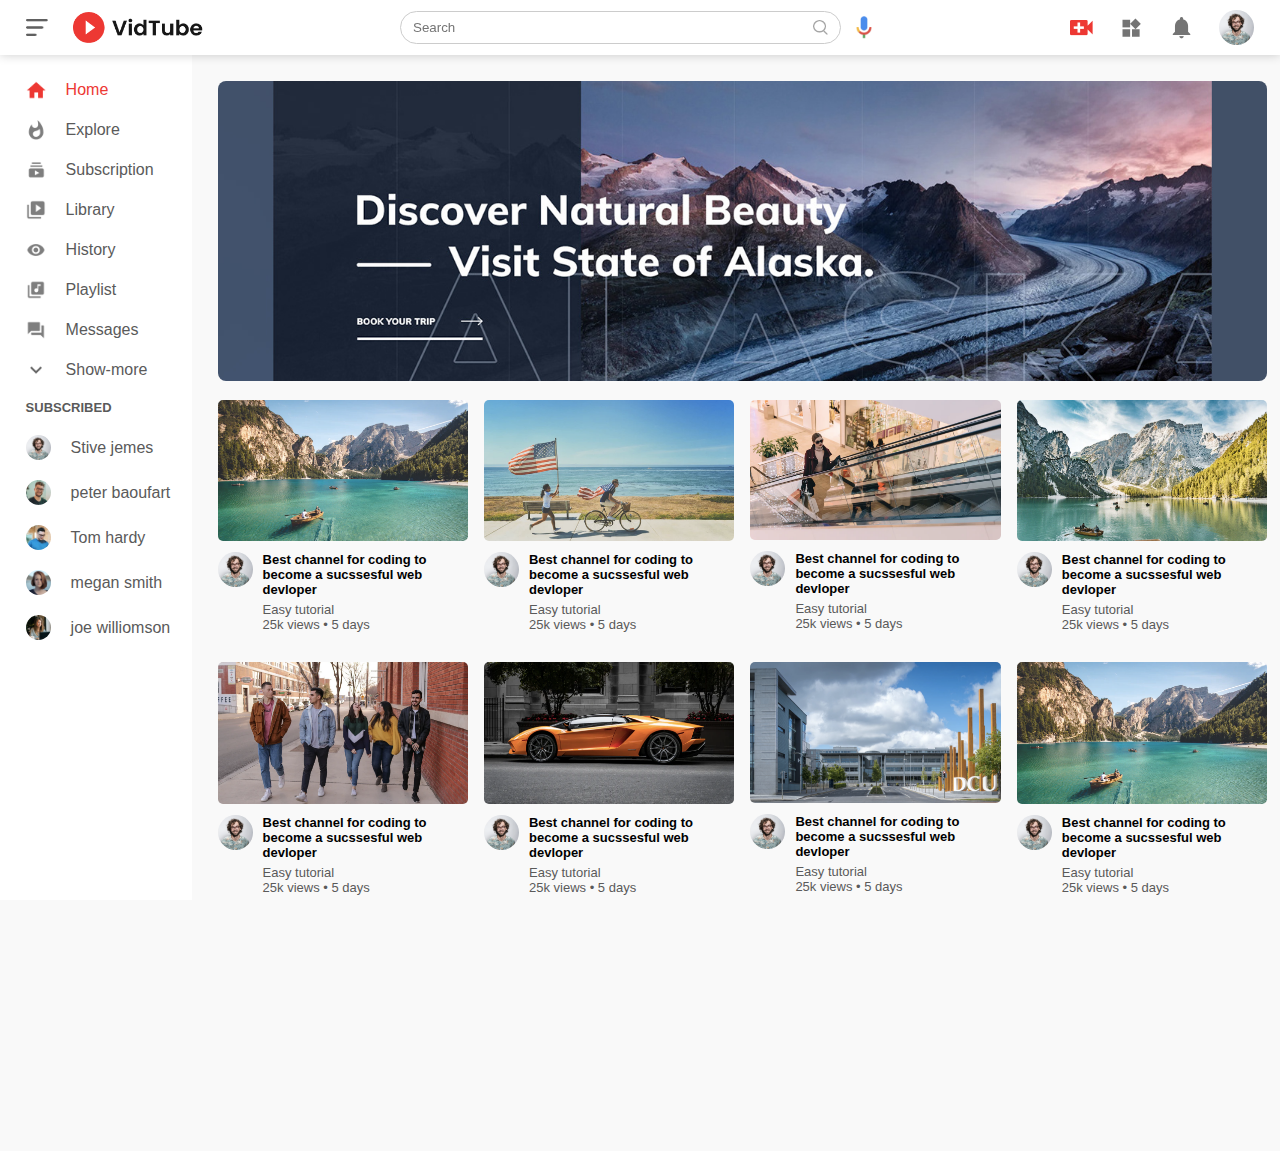
<file: index.html>
<!DOCTYPE html>
<html lang="en">
  <head>
    <meta charset="UTF-8" />
    <meta name="viewport" content="width=device-width, initial-scale=1.0" />
    <title>Video Streaming Platform</title>
    <link rel="stylesheet" href="style.css" />
  </head>

  <body>
    <nav class="flex-div">
      <div class="nav-left flex-div">
        <img src="images/menu.png" class="menu-icon" />
        <img src="images/logo.png" class="logo" />
      </div>

      <div class="nav-middle flex-div">
        <div class="search-box flex-div">
          <input type="text" placeholder="Search" />
          <img src="images/search.png" />
        </div>
        <img src="images/voice-search.png" class="menu-icon" />
      </div>
      <div class="nav-right flex-div">
        <img src="images/upload.png" />
        <img src="images/more.png" />
        <img src="images/notification.png" />
        <img src="images/Jack.png" class="user-icon" />
      </div>
    </nav>

    <!---------------------------sidebar------------------>
    <div class="sidebar">
      <div class="shortcut-links">
        <a href=""><img src="images/home.png" /><p>Home</p></a>
        <a href=""><img src="images/explore.png" /><p>Explore</p></a>
        <a href=""><img src="images/subscriprion.png" /><p>Subscription</p></a>
        <a href=""><img src="images/library.png" /><p>Library</p></a>
        <a href=""><img src="images/history.png" /><p>History</p></a>
        <a href=""><img src="images/playlist.png" /><p>Playlist</p></a>
        <a href=""><img src="images/messages.png" /><p>Messages</p></a>
        <a href=""><img src="images/show-more.png" /><p>Show-more</p></a>
      </div>
      <div class="subscribed-list">
        <h3>SUBSCRIBED</h3>
        <a href=""><img src="images/Jack.png" /><p>Stive jemes</p></a>
        <a href=""><img src="images/simon.png" /><p>peter baoufart</p></a>
        <a href=""><img src="images/tom.png" /><p>Tom hardy</p></a>
        <a href=""><img src="images/megan.png" /><p>megan smith</p></a>
        <a href=""><img src="images/cameron.png" /><p>joe williomson</p></a>
      </div>
    </div>

    <div class="container">
      <div class="banner">
        <img src="images/b6a39166121501.5b0be715dc6a8.jpg" />
      </div>
      <div class="list-container">
        <div class="vid-list">
          <a href="playvideo.html"><img src="images/thumbnail1.png" class="thumbnail"></a>
          <div class="flex-div">
            <img src="images/Jack.png">
            <div class="vid-info">
              <a href="">Best channel for coding to become a sucssesful web devloper</a>
              <p>Easy tutorial</p>
              <p>25k views &bull; 5 days</p>
            </div>
          </div>
        </div>
        <div class="vid-list">
          <a href="playvideo.html"><img src="images/thumbnail2.png" class="thumbnail"></a>
          <div class="flex-div">
            <img src="images/Jack.png">
            <div class="vid-info">
              <a href="playvideo.html">Best channel for coding to become a sucssesful web devloper</a>
              <p>Easy tutorial</p>
              <p>25k views &bull; 5 days</p>
            </div>
          </div>
        </div>

        <div class="vid-list">
          <a href="playvideo.html"><img src="images/thumbnail3.png" class="thumbnail"></a>
          <div class="flex-div">
            <img src="images/Jack.png">
            <div class="vid-info">
              <a href="">Best channel for coding to become a sucssesful web devloper</a>
              <p>Easy tutorial</p>
              <p>25k views &bull; 5 days</p>
            </div>
          </div>
        </div>

        <div class="vid-list">
          <a href="playvideo.html"><img src="images/thumbnail4.png" class="thumbnail"></a>
          <div class="flex-div">
            <img src="images/Jack.png">
            <div class="vid-info">
              <a href="">Best channel for coding to become a sucssesful web devloper</a>
              <p>Easy tutorial</p>
              <p>25k views &bull; 5 days</p>
            </div>
          </div>
        </div>

        <div class="vid-list">
          <a href="playvideo.html"><img src="images/thumbnail5.png" class="thumbnail"></a>
          <div class="flex-div">
            <img src="images/Jack.png">
            <div class="vid-info">
              <a href="">Best channel for coding to become a sucssesful web devloper</a>
              <p>Easy tutorial</p>
              <p>25k views &bull; 5 days</p>
            </div>
          </div>
        </div>

        <div class="vid-list">
          <a href="playvideo.html"><img src="images/thumbnail6.png" class="thumbnail"></a>
          <div class="flex-div">
            <img src="images/Jack.png">
            <div class="vid-info">
              <a href="">Best channel for coding to become a sucssesful web devloper</a>
              <p>Easy tutorial</p>
              <p>25k views &bull; 5 days</p>
            </div>
          </div>
        </div>

        <div class="vid-list">
          <a href="playvideo.html"><img src="images/thumbnail7.png" class="thumbnail"></a>
          <div class="flex-div">
            <img src="images/Jack.png">
            <div class="vid-info">
              <a href="">Best channel for coding to become a sucssesful web devloper</a>
              <p>Easy tutorial</p>
              <p>25k views &bull; 5 days</p>
            </div>
          </div>
        </div>

        <div class="vid-list">
          <a href=""><img src="images/thumbnail1.png" class="thumbnail"></a>
          <div class="flex-div">
            <img src="images/Jack.png">
            <div class="vid-info">
              <a href="">Best channel for coding to become a sucssesful web devloper</a>
              <p>Easy tutorial</p>
              <p>25k views &bull; 5 days</p>
            </div>
          </div>
        </div>
      </div>
    </div>

    <script src="script.js"></script>
  </body>
</html>
</file>
<file: style.css>
* {

    margin: 0;
    padding: 0;
    font-family: 'poppins' , sans-serif;
    box-sizing: border-box;
}

a {
    text-decoration: none;
    color: #5a5a5a;
}

img {
    cursor: pointer;
}

.flex-div {
    display: flex;
    align-items: center;
}

nav {
    padding: 10px 2%;
    justify-content: space-between;
    box-shadow: 0 0 10px rgba(0, 0, 0, 0.2);
    background: #fff;
    position: sticky;
    top: 0;
    z-index: 10;
}

.nav-right img{
    width: 25px;
    margin-right: 25px;
}

.nav-right .user-icon {
    width: 35px;
    border-radius: 50%;
    margin-right: 0;
}

.nav-left .menu-icon {
    width: 22px;
    margin-right: 25px;
}

.nav-left .logo {
    width: 130px;
}

.nav-middle .menu-icon {
    width: 16px;
}

.nav-middle .search-box {
    border: 1px solid #ccc;
    margin-right: 15px;
    padding: 8px 12px;
    border-radius: 25px;
}

.nav-middle .search-box input {
    width: 400px;
    border: 0;
    outline: 0;
    background: transparent;

}

.nav-middle .search-box img {
    width: 15px;
}
/*-----------------sidebar-----------------------*/

.sidebar {
    background: #fff;
    width: 15%;
    height: 100vh;
    position: fixed;
    top: 0;
    padding-left: 2%;
    padding-top: 80px;
}

.shortcut-links a img {
    width: 20px;
    margin-right: 20px;

}

.shortcut-links a {

    display: flex;
    align-items: center;
    margin-bottom: 20px;
    width: fit-content;
    flex-wrap: wrap;
}

.shortcut-links a:first-child {
    color: #ed3833;
}

.sidebar hr {
    border: 0;
    height: 1px;
    background: #ccc;
    width: 85%;
}

.subscribed-list h3{
    font-size: 13px;
    margin: 20px 0;
    color: #5a5a5a;
}

.subscribed-list a{
    display: flex;
    align-items: center;
    margin-bottom: 20px;
    width: fit-content;
    flex-wrap: wrap;
}

.subscribed-list a img{
    width: 25px;
    border-radius: 50%;
    margin-right: 20px;
}

.small-sidebar{
    width: 5%;
}

.small-sidebar a p{
    display: none;
}

.small-sidebar h3{
    display: none;
}

.small-sidebar hr{
    width: 50%;
    margin-top: 25px;
}

.container{
    background: #f9f9f9;
    padding-left: 17%;
    padding-right:1%;
    padding-top: 2%;
    padding-bottom: 20%;
}

.large-container{
    padding-left: 7%;
}

.banner{
    width: 100%;
}






.banner img {
    width: 100%; /* Ensure the video takes up the full width of its container */
    height: auto; /* Automatically adjust height to maintain aspect ratio */
    max-height: 300px; /* Optional: set a max height to control video scaling */
    border-radius: 8px; /* Keep the rounded corners */
    object-fit: cover; /* Ensures the video fills the container without distortion */
}

.list-container{
    display: grid;
    grid-template-columns: repeat(auto-fit, minmax(250px, 1fr));
    grid-column-gap: 16px;
    grid-row-gap: 30px;
    margin-top: 15px;
}

.vid-list .thumbnail{
    width: 100%;
    border-radius: 5px;
}

.vid-list .flex-div{
    align-items: flex-start;
    margin-top: 7px;
}

.vid-list .flex-div img{
    width: 35px;
    margin-right: 10px;
    border-radius: 50%;
}

.vid-info{
    color: #5a5a5a;
    font-size: 13px;
}

.vid-info a{
    color: #000;
    font-weight: 600;
    display: block;
    margin-bottom: 5px;
}

@media (max-width: 900px){
    .menu-icon{
        display: none;
    }
    .sidebar{
        display: none;
    }

    .container, .large-container{
        padding-left: 5%;
        padding-right: 5%;
    }

    .nav-right img{
        display: none;
    }

    .nav-right .user-icon{
        display: block;
        width: 30px;
    }

    .nav-middle .search-box input{
        width: 100px;

    }

    .nav-middle .menu-icon{
        display: none;
    }

    .logo{
        width: 90px;
    }
}

/*--------playvideo.html----------*/
.play-container{
    padding-left: 2%;
}

.row{
    display: flex;
    justify-content: space-between;
    flex-wrap: wrap;
}

.play-video{
    flex-basis: 69%;
}

.right-sidebar{
    flex-basis: 30%;
}

.play-video video{
    width: 100%;
}

.side-video-list{
    display: flex;
    justify-content: space-between;
    margin-bottom: 8px;
}

.side-video-list img{
    width: 100%;
}

.side-video-list .small-thumbnail{
    flex-basis: 49%;
}

.side-video-list .vid-info{
    flex-basis: 49%;
}

.play-video .tags a{
    color: #0000ff;
    font-size: 13px;
}

.play-video h3 {
    font-weight: 600;
    font-size: 22px;
}

.play-video .play-video info{
    display: flex;
    align-items: center;
    justify-content: space-between;
    flex-wrap: wrap;
    margin-top: #555;
    font-size: 14px;
    color: #5a5a5a;
}

.play-video .play-video-info a img{
    width: 20px;
    margin-right: 8px;
}

.play-video .play-video-info a{
    display: inline-flex;
    align-items: center;
    margin-left: 15px;
}

.play-video hr {
    border: 0;
    height: 1px;
    background: #ccc;
    margin: 10px 0;
}

.publisher{
    display: flex;
    align-items: center;
    margin-top: 20px;
}

.publisher div{
    flex: 1;
    line-height: 18px;
}

.publisher img{
    width: 40px;
    border-radius: 50%;
    margin-right: 15px;
}

.publisher div p{
    color: #000;
    font-weight: 600;
    font-size: 18px;
}

.publisher div span{
    font-size: 13px;
    color: #5a5a5a;
}

.publisher button{
    background: red;
    color: #fff;
    padding: 8px 30px;
    border: 0;
    outline: 0;
    border-radius: 4px;
    cursor: pointer;
}

.vid-description{
    padding-left: 55px;
    margin: 15px 0;

}

.vid-description p{
    font-size: 14px;
    margin-bottom: 5px;
    color: #5a5a5a;
}

.vid-description h4{
    font-size: 14px;
    color: #5a5a5a;
    margin-top: 15px;
}

.add-comment{
    display: flex;
    align-items: center;
    margin: 30px 0;
}

.add-comment img{
    width: 35px;
    border-radius: 50%;
    margin-right: 15px;
}

.add-comment input{
    border: 0;
    outline: 0;
    border-bottom: 1px solid #ccc;
    width: 100%;
    padding-top: 10px;
    background: transparent;
}

.old-comment{
    display: flex;
    align-items: center;
    margin: 20px 0;

}

.old-comment img{
    width: 35px;
    border-radius: 50%;
    margin-right: 15px;
}

.add-comment h3{
    font-size: 14px;
    margin-bottom: 2px;
}

.old-comment h3 span{
    font-size: 12px;
    color: #5a5a5a;
    font-weight: 500;
    margin-left: 8px;
}

.old-comment .acomment-action{
    display: flex;
    align-items: center;
    margin: 8px 0;
    font-size: 14px;

}

.old-comment .acomment-action img{
    border-radius: 0;
    width: 20px;
    margin-right: 5px;
}

.old-comment .acomment-action span{
    margin-right: 20px;
    color: #5a5a5a;
}

.old-comment .acomment-action a{
    color: #0000ff;
}

@media (max-width:900px) {
    .play-video{
        flex-basis: 100%;
    }
    .right-sidebar{
        flex-basis: 100%;
    }
    .play-container{
        padding-left: 5%;
    }
    .vid-description{
        padding-left: 0;
    }
    .play-video .play-video-info a{
        margin-left: 0;
        margin-right: 15px;
        margin-top: 15px;
    }
}
</file>
